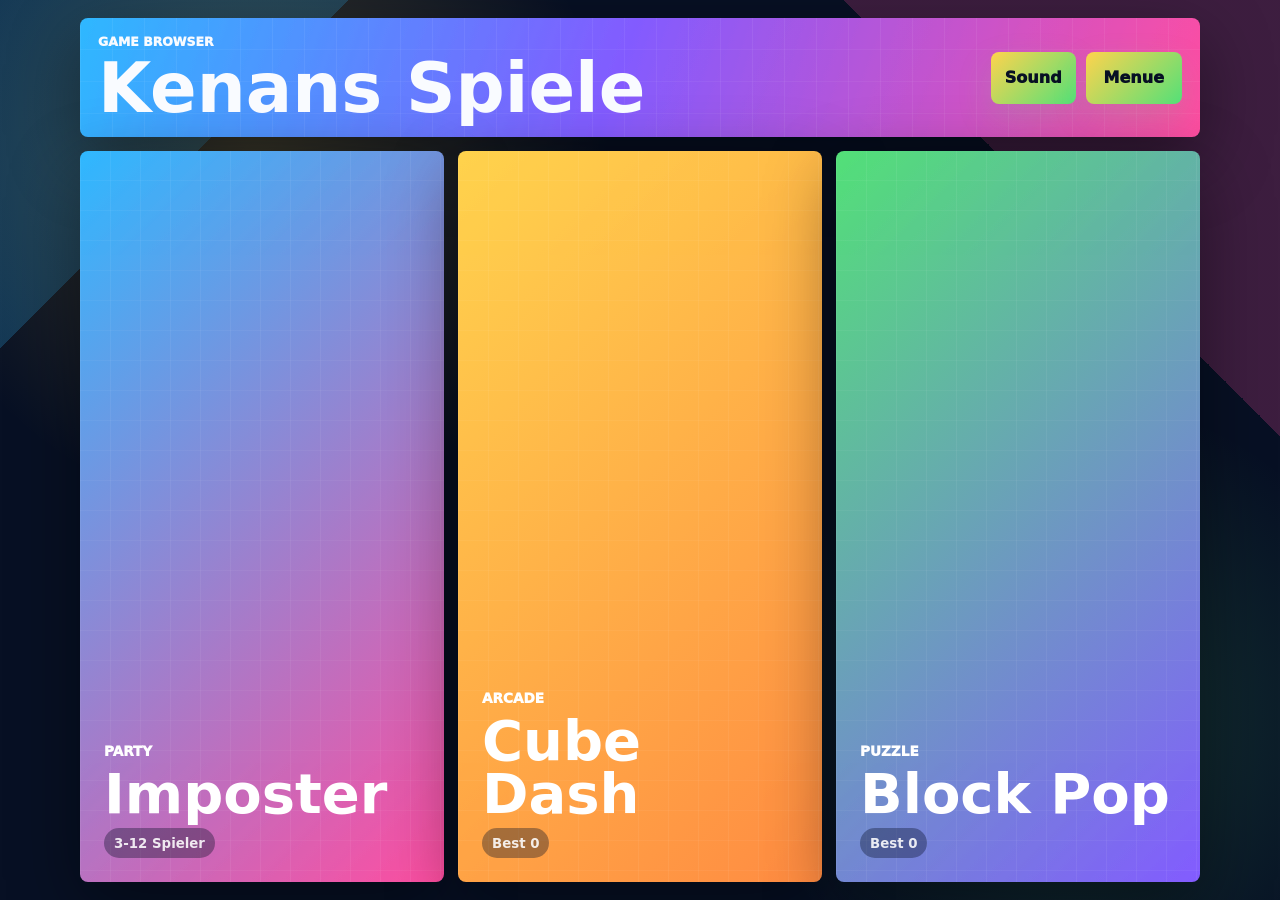
<file: index.html>
<!doctype html>
<html lang="de">
  <head>
    <meta charset="utf-8">
    <meta name="viewport" content="width=device-width, initial-scale=1">
    <title>Kenans Spiele</title>
    <style>
      :root {
        color-scheme: dark;
        --ink: #f9fbff;
        --muted: #aab6d3;
        --bg: #071024;
        --panel: rgba(12, 20, 43, 0.9);
        --blue: #2fb8ff;
        --pink: #ff4ea1;
        --green: #53e078;
        --yellow: #ffd34d;
        --orange: #ff8b42;
        --violet: #835cff;
        --danger: #ff3f7f;
        --shadow: 0 22px 70px rgba(0, 0, 0, 0.42);
      }

      * { box-sizing: border-box; }

      body {
        min-height: 100vh;
        margin: 0;
        color: var(--ink);
        font-family: Inter, ui-sans-serif, system-ui, -apple-system, BlinkMacSystemFont, "Segoe UI", sans-serif;
        background:
          linear-gradient(135deg, rgba(47, 184, 255, 0.22) 0 16%, transparent 16% 100%),
          linear-gradient(225deg, rgba(255, 78, 161, 0.22) 0 20%, transparent 20% 100%),
          radial-gradient(circle at 20% 18%, rgba(255, 211, 77, 0.22), transparent 28%),
          radial-gradient(circle at 84% 80%, rgba(83, 224, 120, 0.18), transparent 25%),
          var(--bg);
        overflow-x: hidden;
      }

      button {
        border: 0;
        border-radius: 8px;
        font: inherit;
        font-weight: 1000;
        cursor: pointer;
        touch-action: manipulation;
        user-select: none;
        -webkit-tap-highlight-color: transparent;
        transition: transform 0.15s ease, box-shadow 0.15s ease, opacity 0.15s ease;
      }

      button:not(:disabled):hover {
        transform: translateY(-1px);
      }

      button:focus-visible {
        outline: 3px solid rgba(255, 211, 77, 0.85);
        outline-offset: 3px;
      }

      .app {
        width: min(1120px, calc(100% - 28px));
        min-height: 100vh;
        margin: 0 auto;
        padding: 18px 0;
        display: grid;
        grid-template-rows: auto minmax(0, 1fr);
        gap: 14px;
      }

      .topbar {
        min-height: 86px;
        display: flex;
        align-items: center;
        justify-content: space-between;
        gap: 14px;
        padding: 16px 18px;
        border-radius: 8px;
        background: linear-gradient(110deg, var(--blue), var(--violet) 48%, var(--pink));
        box-shadow: var(--shadow);
        position: relative;
        overflow: hidden;
      }

      .topbar::after {
        content: "";
        position: absolute;
        inset: 0;
        background:
          linear-gradient(90deg, rgba(255, 255, 255, 0.16) 1px, transparent 1px),
          linear-gradient(0deg, rgba(255, 255, 255, 0.12) 1px, transparent 1px);
        background-size: 32px 32px;
        opacity: 0.36;
      }

      .topbar > * {
        position: relative;
        z-index: 1;
      }

      .eyebrow {
        margin: 0 0 7px;
        font-size: 0.78rem;
        font-weight: 950;
        letter-spacing: 0;
        text-transform: uppercase;
      }

      h1, h2, h3, p { margin-top: 0; }
      h1 {
        margin-bottom: 0;
        font-size: clamp(2rem, 7vw, 4.3rem);
        line-height: 0.95;
        letter-spacing: 0;
      }
      h2 {
        margin-bottom: 0;
        font-size: clamp(1.6rem, 4vw, 2.7rem);
        line-height: 1;
        letter-spacing: 0;
      }

      .top-actions {
        display: flex;
        align-items: center;
        gap: 10px;
      }

      .menu-button, .sound-button, .wide-button, .controls button, .overlay button {
        min-height: 52px;
        padding: 0 18px;
        color: #071024;
        background: linear-gradient(135deg, var(--yellow), var(--green));
        box-shadow: 0 14px 34px rgba(83, 224, 120, 0.18);
      }

      .sound-button {
        min-width: 56px;
        padding: 0 14px;
      }

      .sound-button.off {
        color: #ffffff;
        background: linear-gradient(135deg, #2b334f, #596174);
      }

      .home {
        display: grid;
        grid-template-columns: repeat(3, minmax(0, 1fr));
        gap: 14px;
      }

      .game-card {
        min-height: 420px;
        display: grid;
        align-content: end;
        justify-items: start;
        gap: 8px;
        padding: 24px;
        border-radius: 8px;
        color: #ffffff;
        text-align: left;
        box-shadow: var(--shadow);
        position: relative;
        overflow: hidden;
      }

      .game-card::before {
        content: "";
        position: absolute;
        inset: 0;
        background:
          linear-gradient(90deg, rgba(255, 255, 255, 0.16) 1px, transparent 1px),
          linear-gradient(0deg, rgba(255, 255, 255, 0.12) 1px, transparent 1px);
        background-size: 30px 30px;
        opacity: 0.36;
      }
      .game-card > * { position: relative; z-index: 1; }
      .game-card span { font-size: 0.85rem; font-weight: 950; text-transform: uppercase; }
      .game-card strong { font-size: clamp(2rem, 5vw, 3.5rem); line-height: 0.95; }
      .game-card small {
        min-height: 30px;
        display: inline-grid;
        place-items: center;
        padding: 7px 10px;
        border-radius: 999px;
        background: rgba(7, 16, 36, 0.36);
        color: rgba(255, 255, 255, 0.88);
        font-weight: 900;
      }
      .imposter { background: linear-gradient(135deg, var(--blue), var(--pink)); }
      .dash { background: linear-gradient(135deg, var(--yellow), var(--orange)); }
      .blocks { background: linear-gradient(135deg, var(--green), var(--violet)); }

      .game-view {
        min-height: 0;
        border-radius: 8px;
        background: var(--panel);
        box-shadow: var(--shadow);
        overflow: hidden;
        position: relative;
      }
      .hidden { display: none; }

      iframe {
        width: 100%;
        height: calc(100vh - 132px);
        min-height: 620px;
        display: block;
        border: 0;
        background: #ffffff;
      }

      .game-head {
        min-height: 82px;
        display: flex;
        align-items: center;
        justify-content: space-between;
        gap: 14px;
        padding: 16px;
      }
      .score-box {
        min-width: 92px;
        display: grid;
        place-items: center;
        gap: 3px;
        padding: 10px 12px;
        border-radius: 8px;
        background: rgba(5, 10, 26, 0.58);
        box-shadow: inset 0 0 0 1px rgba(255, 255, 255, 0.16);
      }
      .score-box span { font-size: 1.55rem; line-height: 1; font-weight: 1000; }
      .score-box small { color: rgba(255, 255, 255, 0.75); font-size: 0.72rem; font-weight: 900; text-transform: uppercase; }
      .score-box.best span {
        color: var(--yellow);
      }
      .dash-stats {
        display: flex;
        flex-wrap: wrap;
        justify-content: flex-end;
        gap: 10px;
      }
      .dash-country {
        min-width: 118px;
      }
      .dash-country span {
        max-width: 132px;
        overflow: hidden;
        text-overflow: ellipsis;
        white-space: nowrap;
        font-size: 1rem;
      }

      #dashCanvas {
        width: 100%;
        height: min(560px, calc(100vh - 250px));
        min-height: 420px;
        display: block;
        background: #071024;
        touch-action: manipulation;
      }
      .controls {
        display: grid;
        grid-template-columns: 1.3fr 1fr;
        gap: 12px;
        padding: 14px;
      }
      .controls button:first-child { color: #ffffff; background: linear-gradient(135deg, var(--blue), var(--violet)); }
      .controls button:last-child { color: #ffffff; background: linear-gradient(135deg, var(--pink), var(--orange)); }

      .overlay {
        position: absolute;
        inset: 82px 0 82px;
        display: grid;
        place-items: center;
        align-content: center;
        gap: 12px;
        padding: 18px;
        text-align: center;
        background: rgba(7, 16, 36, 0.62);
      }
      .overlay.hidden { display: none; }
      .overlay h3 { margin-bottom: 0; font-size: clamp(2rem, 7vw, 4.2rem); line-height: 1; }
      .overlay p { margin-bottom: 2px; color: var(--muted); font-weight: 850; }

      .block-layout {
        min-height: 0;
        display: grid;
        grid-template-columns: minmax(320px, 1fr) minmax(250px, 330px);
        gap: 14px;
        padding: 0 16px 16px;
      }
      .block-board {
        width: min(100%, 620px, calc(100vh - 210px));
        aspect-ratio: 1;
        justify-self: center;
        display: grid;
        grid-template-columns: repeat(8, minmax(0, 1fr));
        grid-template-rows: repeat(8, minmax(0, 1fr));
        gap: clamp(4px, 1vw, 8px);
        padding: clamp(8px, 1.6vw, 14px);
        border-radius: 8px;
        background: linear-gradient(135deg, rgba(47, 184, 255, 0.24), rgba(255, 78, 161, 0.2)), #09122b;
      }
      .block-cell, .piece-cell {
        border-radius: 7px;
        background: #132143;
        box-shadow: inset 0 0 0 1px rgba(255, 255, 255, 0.1);
      }
      .block-cell.filled, .piece-cell.active {
        background: var(--block-color);
        box-shadow: inset 0 0 0 2px rgba(255, 255, 255, 0.28);
      }
      .block-cell.clearing {
        animation: popClear 0.28s ease;
      }
      .block-cell.preview { background: var(--block-color); opacity: 0.72; transform: scale(0.94); }
      .block-cell.bad { background: rgba(255, 78, 161, 0.38); }
      .piece-list { display: grid; gap: 12px; align-content: center; }
      .piece-button {
        min-height: 112px;
        display: grid;
        grid-template-columns: auto minmax(0, 1fr);
        align-items: center;
        gap: 12px;
        padding: 12px;
        color: var(--ink);
        background: rgba(255, 255, 255, 0.08);
        box-shadow: inset 0 0 0 2px rgba(255, 255, 255, 0.08);
      }
      .piece-button.selected { background: rgba(47, 184, 255, 0.18); box-shadow: inset 0 0 0 2px rgba(47, 184, 255, 0.75); }
      .piece-button.used { opacity: 0.34; cursor: default; }
      .piece-button:disabled {
        cursor: not-allowed;
      }
      .piece-preview {
        width: 82px;
        height: 82px;
        display: grid;
        grid-template-columns: repeat(5, 1fr);
        grid-template-rows: repeat(5, 1fr);
        gap: 4px;
      }
      .piece-label { text-align: left; font-weight: 1000; }
      #blocksView .wide-button { margin: 0 16px 16px; width: calc(100% - 32px); }
      .toast {
        position: fixed;
        left: 50%;
        bottom: 20px;
        transform: translateX(-50%);
        width: min(420px, calc(100% - 24px));
        min-height: 52px;
        display: grid;
        place-items: center;
        padding: 12px 16px;
        border-radius: 8px;
        color: #071024;
        background: linear-gradient(135deg, var(--yellow), var(--green));
        box-shadow: var(--shadow);
        font-weight: 1000;
        text-align: center;
        z-index: 30;
      }
      .toast.hidden {
        display: none;
      }

      @keyframes popClear {
        0% { transform: scale(1); }
        50% { transform: scale(0.72); opacity: 0.55; }
        100% { transform: scale(1); }
      }

      @media (max-width: 820px) {
        .app { width: min(100% - 16px, 1120px); padding: 8px 0; gap: 8px; }
        .topbar { min-height: 72px; padding: 13px; }
        .top-actions { gap: 8px; }
        .menu-button, .sound-button { min-height: 44px; padding: 0 12px; }
        .home { grid-template-columns: 1fr; }
        .game-card { min-height: 190px; }
        .dash-stats { gap: 8px; }
        .dash-country { min-width: 96px; }
        .dash-country span { max-width: 104px; font-size: 0.86rem; }
        iframe { height: calc(100vh - 96px); min-height: 560px; }
        .block-layout { grid-template-columns: 1fr; }
        .block-board { width: min(100%, calc(100vh - 310px)); min-width: min(100%, 320px); }
        .piece-list { grid-template-columns: repeat(3, minmax(0, 1fr)); }
        .piece-button { min-height: 98px; grid-template-columns: 1fr; justify-items: center; }
        .piece-label { display: none; }
        .piece-preview { width: min(74px, 24vw); height: min(74px, 24vw); }
      }
    </style>
  </head>
  <body>
    <main class="app">
      <header class="topbar">
        <div>
          <p class="eyebrow">Game Browser</p>
          <h1>Kenans Spiele</h1>
        </div>
        <div class="top-actions">
          <button class="sound-button" type="button" id="soundButton" aria-pressed="true">Sound</button>
          <button class="menu-button" type="button" id="homeButton">Menue</button>
        </div>
      </header>

      <section class="home" id="homeView" aria-label="Spielauswahl">
        <button class="game-card imposter" type="button" data-game="imposter">
          <span>Party</span>
          <strong>Imposter</strong>
          <small id="imposterMeta">3-12 Spieler</small>
        </button>
        <button class="game-card dash" type="button" data-game="dash">
          <span>Arcade</span>
          <strong>Cube Dash</strong>
          <small id="dashMeta">Best 0</small>
        </button>
        <button class="game-card blocks" type="button" data-game="blocks">
          <span>Puzzle</span>
          <strong>Block Pop</strong>
          <small id="blocksMeta">Best 0</small>
        </button>
      </section>

      <section class="game-view hidden" id="imposterView" aria-label="Imposter">
        <iframe title="Imposter" src="imposter.html"></iframe>
      </section>

      <section class="game-view hidden" id="dashView" aria-label="Cube Dash">
        <div class="game-head">
          <div>
            <p class="eyebrow">Arcade</p>
            <h2>Cube Dash</h2>
          </div>
          <div class="dash-stats">
            <div class="score-box dash-country"><span id="dashCountry">Tuerkei</span><small>Land</small></div>
            <div class="score-box"><span id="dashLevel">1</span><small>Level</small></div>
            <div class="score-box"><span id="dashScore">0</span><small>Score</small></div>
            <div class="score-box best"><span id="dashBest">0</span><small>Best</small></div>
          </div>
        </div>
        <canvas id="dashCanvas"></canvas>
        <div class="controls">
          <button type="button" id="dashJumpButton">Springen</button>
          <button type="button" id="dashRestartButton">Neu starten</button>
        </div>
        <div class="overlay" id="dashOverlay">
          <h3 id="dashOverlayTitle">World Dash</h3>
          <p>Springe ueber Moscheen, Bruecken, Tuerme und andere Wahrzeichen.</p>
          <button type="button" id="dashStartButton">Start</button>
        </div>
      </section>

      <section class="game-view hidden" id="blocksView" aria-label="Block Pop">
        <div class="game-head">
          <div>
            <p class="eyebrow">Puzzle</p>
            <h2>Block Pop</h2>
          </div>
          <div class="dash-stats">
            <div class="score-box dash-country"><span id="blockStatus">Bereit</span><small>Status</small></div>
            <div class="score-box"><span id="blockScore">0</span><small>Score</small></div>
            <div class="score-box best"><span id="blockBest">0</span><small>Best</small></div>
          </div>
        </div>
        <div class="block-layout">
          <div class="block-board" id="blockBoard"></div>
          <div class="piece-list" id="pieceList"></div>
        </div>
        <button class="wide-button" type="button" id="blockRestartButton">Neu starten</button>
      </section>
      <div class="toast hidden" id="toast" aria-live="polite"></div>
    </main>

    <script>
      const views = {
        home: document.getElementById("homeView"),
        imposter: document.getElementById("imposterView"),
        dash: document.getElementById("dashView"),
        blocks: document.getElementById("blocksView")
      };
      const DASH_BEST_KEY = "kenans-spiele-dash-best";
      const BLOCK_BEST_KEY = "kenans-spiele-block-best";
      const SOUND_KEY = "kenans-spiele-sound";
      const soundButton = document.getElementById("soundButton");
      const dashMeta = document.getElementById("dashMeta");
      const blocksMeta = document.getElementById("blocksMeta");
      const toast = document.getElementById("toast");
      let soundEnabled = localStorage.getItem(SOUND_KEY) !== "off";
      let audioContext = null;

      document.getElementById("homeButton").addEventListener("click", () => showView("home"));
      soundButton.addEventListener("click", () => {
        soundEnabled = !soundEnabled;
        localStorage.setItem(SOUND_KEY, soundEnabled ? "on" : "off");
        updateSoundButton();
        if (soundEnabled) playTone("tap");
      });
      document.querySelectorAll("[data-game]").forEach((button) => {
        button.addEventListener("click", () => showView(button.dataset.game));
      });
      updateSoundButton();

      function showView(name) {
        Object.entries(views).forEach(([key, element]) => {
          element.classList.toggle("hidden", key !== name);
        });
        playTone("tap");
        if (name === "dash") {
          resizeDash();
          drawDash();
        }
      }

      function updateSoundButton() {
        soundButton.textContent = soundEnabled ? "Sound" : "Leise";
        soundButton.classList.toggle("off", !soundEnabled);
        soundButton.setAttribute("aria-pressed", String(soundEnabled));
      }

      function playTone(type) {
        if (!soundEnabled) return;
        const AudioContext = window.AudioContext || window.webkitAudioContext;
        if (!AudioContext) return;
        if (!audioContext) audioContext = new AudioContext();
        if (audioContext.state === "suspended") audioContext.resume();
        const now = audioContext.currentTime;
        const oscillator = audioContext.createOscillator();
        const gain = audioContext.createGain();
        const settings = {
          tap: [520, 0.04, 0.025],
          jump: [740, 0.07, 0.035],
          clear: [920, 0.12, 0.045],
          crash: [140, 0.18, 0.06]
        }[type] || [440, 0.05, 0.03];
        oscillator.type = type === "crash" ? "sawtooth" : "triangle";
        oscillator.frequency.setValueAtTime(settings[0], now);
        if (type === "clear") oscillator.frequency.exponentialRampToValueAtTime(settings[0] * 1.45, now + settings[1]);
        if (type === "crash") oscillator.frequency.exponentialRampToValueAtTime(70, now + settings[1]);
        gain.gain.setValueAtTime(settings[2], now);
        gain.gain.exponentialRampToValueAtTime(0.0001, now + settings[1]);
        oscillator.connect(gain);
        gain.connect(audioContext.destination);
        oscillator.start(now);
        oscillator.stop(now + settings[1] + 0.02);
      }

      function showToast(message) {
        toast.textContent = message;
        toast.classList.remove("hidden");
        window.clearTimeout(showToast.timeoutId);
        showToast.timeoutId = window.setTimeout(() => {
          toast.classList.add("hidden");
        }, 1400);
      }

      function updateHomeMeta() {
        if (dashMeta) dashMeta.textContent = `Best ${dash.best || 0}`;
        if (blocksMeta) blocksMeta.textContent = `Best ${blocks.best || 0}`;
      }

      const dashCanvas = document.getElementById("dashCanvas");
      const dashCtx = dashCanvas.getContext("2d");
      const dashScore = document.getElementById("dashScore");
      const dashBest = document.getElementById("dashBest");
      const dashLevel = document.getElementById("dashLevel");
      const dashCountry = document.getElementById("dashCountry");
      const dashOverlay = document.getElementById("dashOverlay");
      const dashOverlayTitle = document.getElementById("dashOverlayTitle");
      const dashThemes = [
        {
          country: "Tuerkei",
          place: "Istanbul",
          sky: ["#081526", "#133f5e", "#071024"],
          accent: "#e11d48",
          glow: "#38bdf8",
          ground: "#102033",
          objects: ["mosque", "bridge", "minaret"]
        },
        {
          country: "Frankreich",
          place: "Paris",
          sky: ["#111827", "#312e81", "#06121f"],
          accent: "#60a5fa",
          glow: "#f8fafc",
          ground: "#10172a",
          objects: ["eiffel", "arc", "lamp"]
        },
        {
          country: "Japan",
          place: "Kyoto",
          sky: ["#1b1028", "#5b2146", "#08111f"],
          accent: "#ef4444",
          glow: "#f9a8d4",
          ground: "#171126",
          objects: ["torii", "pagoda", "lantern"]
        },
        {
          country: "Aegypten",
          place: "Gizeh",
          sky: ["#24130a", "#7c3f16", "#09111f"],
          accent: "#f59e0b",
          glow: "#fde68a",
          ground: "#21140c",
          objects: ["pyramid", "obelisk", "temple"]
        }
      ];
      const dashObjectSizes = {
        mosque: { w: 82, h: 88 },
        bridge: { w: 128, h: 58 },
        minaret: { w: 42, h: 108 },
        eiffel: { w: 70, h: 116 },
        arc: { w: 82, h: 78 },
        lamp: { w: 38, h: 88 },
        torii: { w: 88, h: 78 },
        pagoda: { w: 82, h: 108 },
        lantern: { w: 44, h: 78 },
        pyramid: { w: 92, h: 72 },
        obelisk: { w: 42, h: 110 },
        temple: { w: 92, h: 82 }
      };
      const dash = {
        running: false,
        width: 0,
        height: 0,
        dpr: 1,
        ground: 0,
        score: 0,
        best: Number(localStorage.getItem(DASH_BEST_KEY) || 0),
        level: 1,
        themeIndex: 0,
        baseSpeed: 430,
        speed: 430,
        gravity: 3500,
        jump: -1080,
        last: 0,
        maxJumps: 2,
        player: { x: 0, y: 0, size: 46, vy: 0, grounded: true, jumpsLeft: 2, rotation: 0 },
        obstacles: [],
        nextGap: 420
      };
      dashBest.textContent = dash.best;

      document.getElementById("dashStartButton").addEventListener("click", startDash);
      document.getElementById("dashJumpButton").addEventListener("pointerdown", (event) => {
        event.preventDefault();
        dashAction();
      });
      document.getElementById("dashRestartButton").addEventListener("click", startDash);
      dashCanvas.addEventListener("pointerdown", (event) => {
        event.preventDefault();
        dashAction();
      });
      window.addEventListener("resize", resizeDash);
      window.addEventListener("keydown", (event) => {
        if (views.dash.classList.contains("hidden")) return;
        if (event.code === "Space" || event.code === "ArrowUp" || event.code === "KeyW") {
          event.preventDefault();
          dashAction();
        }
      });

      function resizeDash() {
        const rect = dashCanvas.getBoundingClientRect();
        dash.dpr = Math.max(1, Math.min(window.devicePixelRatio || 1, 2));
        dash.width = Math.max(320, Math.floor(rect.width));
        dash.height = Math.max(360, Math.floor(rect.height));
        dashCanvas.width = Math.floor(dash.width * dash.dpr);
        dashCanvas.height = Math.floor(dash.height * dash.dpr);
        dashCtx.setTransform(dash.dpr, 0, 0, dash.dpr, 0, 0);
        dash.ground = Math.floor(dash.height * 0.76);
        dash.player.size = clamp(dash.width * 0.058, 34, 52);
        dash.player.x = Math.floor(dash.width * 0.17);
        if (!dash.running) dash.player.y = dash.ground - dash.player.size;
      }

      function startDash() {
        resizeDash();
        dash.running = true;
        dash.score = 0;
        dash.level = 1;
        dash.themeIndex = 0;
        dash.baseSpeed = clamp(dash.width * 0.46, 360, 560);
        dash.speed = dash.baseSpeed;
        dash.gravity = clamp(dash.height * 6.5, 3150, 4300);
        dash.jump = -clamp(dash.height * 2.05, 940, 1220);
        dash.player.y = dash.ground - dash.player.size;
        dash.player.vy = 0;
        dash.player.grounded = true;
        dash.player.jumpsLeft = dash.maxJumps;
        dash.player.rotation = 0;
        dash.obstacles = [];
        dash.nextGap = 420;
        dash.last = performance.now();
        updateDashProgress();
        dashOverlay.classList.add("hidden");
        spawnDashObstacle(dash.width + 380);
        playTone("tap");
      }

      function dashAction() {
        if (!dash.running) {
          startDash();
          return;
        }
        const player = dash.player;
        if (player.grounded) {
          player.jumpsLeft = dash.maxJumps;
        }
        if (player.jumpsLeft <= 0) return;
        player.vy = player.grounded ? dash.jump : dash.jump * 0.88;
        player.grounded = false;
        player.jumpsLeft -= 1;
        playTone("jump");
      }

      function dashLoop(time) {
        const dt = Math.min((time - dash.last) / 1000 || 0, 0.033);
        dash.last = time;
        if (dash.running) updateDash(dt);
        if (!views.dash.classList.contains("hidden")) drawDash();
        requestAnimationFrame(dashLoop);
      }

      function updateDash(dt) {
        dash.score += dash.speed * dt / 18;
        updateDashProgress();
        const player = dash.player;
        player.vy += dash.gravity * dt;
        player.y += player.vy * dt;
        if (player.y >= dash.ground - player.size) {
          player.y = dash.ground - player.size;
          player.vy = 0;
          player.grounded = true;
          player.jumpsLeft = dash.maxJumps;
          player.rotation = Math.round(player.rotation / (Math.PI / 2)) * (Math.PI / 2);
        } else {
          player.rotation += dt * dash.speed * 0.012;
        }
        dash.obstacles.forEach((obstacle) => { obstacle.x -= dash.speed * dt; });
        dash.obstacles = dash.obstacles.filter((obstacle) => obstacle.x + obstacle.w > -60);
        const farthest = dash.obstacles.reduce((max, obstacle) => Math.max(max, obstacle.x + obstacle.w), 0);
        if (farthest < dash.width + 460) {
          spawnDashObstacle(Math.max(dash.width + 320, farthest + dash.nextGap));
        }
        if (dash.obstacles.some(hitDashObstacle)) {
          dash.running = false;
          if (Math.floor(dash.score) > dash.best) {
            dash.best = Math.floor(dash.score);
            localStorage.setItem(DASH_BEST_KEY, String(dash.best));
          }
          dashBest.textContent = dash.best;
          updateHomeMeta();
          playTone("crash");
          dashOverlayTitle.textContent = `${Math.floor(dash.score)} Punkte in ${currentDashTheme().country}`;
          dashOverlay.classList.remove("hidden");
        }
      }

      function updateDashProgress() {
        dash.level = 1 + Math.floor(dash.score / 80);
        dash.themeIndex = Math.floor((dash.level - 1) / 2) % dashThemes.length;
        dash.speed = dash.baseSpeed;
        dashScore.textContent = Math.floor(dash.score);
        dashBest.textContent = dash.best;
        dashLevel.textContent = dash.level;
        dashCountry.textContent = currentDashTheme().country;
      }

      function currentDashTheme() {
        return dashThemes[dash.themeIndex] || dashThemes[0];
      }

      function spawnDashObstacle(x) {
        const objects = currentDashTheme().objects;
        const patterns = [
          [{ kind: objects[0], o: 0 }],
          [{ kind: objects[1], o: 0 }],
          [{ kind: objects[2], o: 0 }],
          [{ kind: objects[0], o: 0 }, { kind: objects[2], o: 118 }],
          [{ kind: objects[2], o: 0 }, { kind: objects[0], o: 92 }],
          [{ kind: objects[1], o: 0 }, { kind: objects[2], o: 150 }]
        ];
        const available = patterns.slice(0, clamp(2 + dash.level, 3, patterns.length));
        const pattern = available[Math.floor(Math.random() * available.length)];
        pattern.forEach((item) => {
          const size = dashObjectSizes[item.kind] || dashObjectSizes.mosque;
          dash.obstacles.push({
            type: item.kind,
            x: x + item.o,
            y: dash.ground - size.h,
            w: size.w,
            h: size.h,
            theme: dash.themeIndex
          });
        });
        dash.nextGap = random(430, Math.max(520, 690 - dash.level * 12));
      }

      function hitDashObstacle(obstacle) {
        const p = dash.player;
        const r = { x: p.x + 5, y: p.y + 5, w: p.size - 10, h: p.size - 10 };
        return r.x < obstacle.x + obstacle.w &&
          r.x + r.w > obstacle.x &&
          r.y < obstacle.y + obstacle.h &&
          r.y + r.h > obstacle.y - (obstacle.type === "spike" ? obstacle.h : 0);
      }

      function drawDash() {
        const c = dashCtx;
        const theme = currentDashTheme();
        c.clearRect(0, 0, dash.width, dash.height);
        const bg = c.createLinearGradient(0, 0, dash.width, dash.height);
        bg.addColorStop(0, theme.sky[0]);
        bg.addColorStop(0.5, theme.sky[1]);
        bg.addColorStop(1, theme.sky[2]);
        c.fillStyle = bg;
        c.fillRect(0, 0, dash.width, dash.height);
        c.globalAlpha = 0.26;
        c.strokeStyle = theme.glow;
        for (let x = -80; x < dash.width + 80; x += 58) {
          c.beginPath();
          c.moveTo(x, 0);
          c.lineTo(x + dash.height * 0.35, dash.height);
          c.stroke();
        }
        c.globalAlpha = 1;
        c.fillStyle = theme.ground;
        c.fillRect(0, dash.ground, dash.width, dash.height - dash.ground);
        c.fillStyle = theme.accent;
        c.fillRect(0, dash.ground - 16, dash.width, 18);
        c.fillStyle = "rgba(255, 255, 255, 0.88)";
        c.font = "900 15px Inter, sans-serif";
        c.fillText(`${theme.place} / Level ${dash.level}`, 22, 30);
        dash.obstacles.forEach((obstacle) => drawDashObject(c, obstacle, theme));
        const p = dash.player;
        c.save();
        c.translate(p.x + p.size / 2, p.y + p.size / 2);
        c.rotate(p.rotation);
        drawTraveler(c, p.size, theme);
        c.restore();
      }

      function drawTraveler(c, size, theme) {
        const radius = size / 2;
        c.fillStyle = "#ffd34d";
        c.beginPath();
        c.arc(0, 0, radius, 0, Math.PI * 2);
        c.fill();
        c.strokeStyle = "#ffffff";
        c.lineWidth = 4;
        c.stroke();
        c.fillStyle = theme.accent;
        c.fillRect(-radius * 0.58, -radius * 0.18, radius * 1.16, radius * 0.34);
        c.fillStyle = "#071024";
        c.beginPath();
        c.arc(-radius * 0.24, -radius * 0.34, radius * 0.08, 0, Math.PI * 2);
        c.arc(radius * 0.24, -radius * 0.34, radius * 0.08, 0, Math.PI * 2);
        c.fill();
        c.strokeStyle = "#071024";
        c.lineWidth = 2;
        c.beginPath();
        c.arc(0, radius * 0.12, radius * 0.28, 0.15, Math.PI - 0.15);
        c.stroke();
      }

      function drawDashObject(c, obstacle, theme) {
        c.save();
        c.translate(obstacle.x, obstacle.y);
        c.lineWidth = 3;
        c.strokeStyle = "#ffffff";
        c.fillStyle = theme.accent;

        if (obstacle.type === "mosque") drawMosque(c, obstacle, theme);
        else if (obstacle.type === "bridge") drawBridge(c, obstacle, theme);
        else if (obstacle.type === "minaret") drawMinaret(c, obstacle, theme);
        else if (obstacle.type === "eiffel") drawEiffel(c, obstacle, theme);
        else if (obstacle.type === "arc") drawArc(c, obstacle, theme);
        else if (obstacle.type === "lamp") drawLamp(c, obstacle, theme);
        else if (obstacle.type === "torii") drawTorii(c, obstacle, theme);
        else if (obstacle.type === "pagoda") drawPagoda(c, obstacle, theme);
        else if (obstacle.type === "lantern") drawLantern(c, obstacle, theme);
        else if (obstacle.type === "pyramid") drawPyramid(c, obstacle, theme);
        else if (obstacle.type === "obelisk") drawObelisk(c, obstacle, theme);
        else drawTemple(c, obstacle, theme);

        c.restore();
      }

      function drawMosque(c, obstacle, theme) {
        const w = obstacle.w;
        const h = obstacle.h;
        c.fillStyle = theme.accent;
        c.fillRect(w * 0.2, h * 0.5, w * 0.6, h * 0.42);
        c.strokeRect(w * 0.2, h * 0.5, w * 0.6, h * 0.42);
        c.beginPath();
        c.arc(w * 0.5, h * 0.52, w * 0.28, Math.PI, 0);
        c.fill();
        c.stroke();
        drawMinaretShape(c, w * 0.05, h * 0.18, w * 0.16, h * 0.74, theme);
        drawMinaretShape(c, w * 0.79, h * 0.18, w * 0.16, h * 0.74, theme);
        c.fillStyle = theme.glow;
        c.fillRect(w * 0.42, h * 0.66, w * 0.16, h * 0.26);
      }

      function drawBridge(c, obstacle, theme) {
        const w = obstacle.w;
        const h = obstacle.h;
        c.strokeStyle = theme.glow;
        c.lineWidth = 4;
        c.beginPath();
        c.moveTo(6, h * 0.5);
        c.quadraticCurveTo(w * 0.5, h * 0.02, w - 6, h * 0.5);
        c.stroke();
        c.fillStyle = theme.accent;
        c.fillRect(0, h * 0.52, w, h * 0.14);
        c.strokeStyle = "#ffffff";
        c.strokeRect(0, h * 0.52, w, h * 0.14);
        c.fillRect(w * 0.12, h * 0.24, w * 0.14, h * 0.68);
        c.fillRect(w * 0.74, h * 0.24, w * 0.14, h * 0.68);
        c.strokeRect(w * 0.12, h * 0.24, w * 0.14, h * 0.68);
        c.strokeRect(w * 0.74, h * 0.24, w * 0.14, h * 0.68);
        for (let x = w * 0.28; x < w * 0.74; x += w * 0.13) {
          c.beginPath();
          c.moveTo(x, h * 0.2);
          c.lineTo(x, h * 0.66);
          c.stroke();
        }
      }

      function drawMinaret(c, obstacle, theme) {
        drawMinaretShape(c, obstacle.w * 0.18, 0, obstacle.w * 0.64, obstacle.h, theme);
      }

      function drawMinaretShape(c, x, y, w, h, theme) {
        c.fillStyle = theme.accent;
        c.fillRect(x + w * 0.24, y + h * 0.22, w * 0.52, h * 0.72);
        c.strokeRect(x + w * 0.24, y + h * 0.22, w * 0.52, h * 0.72);
        c.beginPath();
        c.moveTo(x + w * 0.5, y);
        c.lineTo(x + w * 0.9, y + h * 0.24);
        c.lineTo(x + w * 0.1, y + h * 0.24);
        c.closePath();
        c.fill();
        c.stroke();
        c.fillStyle = theme.glow;
        c.fillRect(x + w * 0.4, y + h * 0.44, w * 0.2, h * 0.16);
      }

      function drawEiffel(c, obstacle, theme) {
        const w = obstacle.w;
        const h = obstacle.h;
        c.strokeStyle = theme.accent;
        c.lineWidth = 7;
        c.beginPath();
        c.moveTo(w * 0.5, 4);
        c.lineTo(w * 0.12, h);
        c.moveTo(w * 0.5, 4);
        c.lineTo(w * 0.88, h);
        c.stroke();
        c.lineWidth = 4;
        c.strokeStyle = "#ffffff";
        [0.28, 0.48, 0.68, 0.86].forEach((y) => {
          c.beginPath();
          c.moveTo(w * (0.24 + y * 0.12), h * y);
          c.lineTo(w * (0.76 - y * 0.12), h * y);
          c.stroke();
        });
        c.beginPath();
        c.moveTo(w * 0.25, h * 0.92);
        c.quadraticCurveTo(w * 0.5, h * 0.72, w * 0.75, h * 0.92);
        c.stroke();
      }

      function drawArc(c, obstacle, theme) {
        const w = obstacle.w;
        const h = obstacle.h;
        c.fillStyle = theme.accent;
        c.fillRect(0, h * 0.18, w, h * 0.74);
        c.strokeRect(0, h * 0.18, w, h * 0.74);
        c.fillStyle = "rgba(7, 16, 36, 0.96)";
        c.beginPath();
        c.moveTo(w * 0.28, h * 0.92);
        c.lineTo(w * 0.28, h * 0.56);
        c.quadraticCurveTo(w * 0.5, h * 0.34, w * 0.72, h * 0.56);
        c.lineTo(w * 0.72, h * 0.92);
        c.closePath();
        c.fill();
      }

      function drawLamp(c, obstacle, theme) {
        const w = obstacle.w;
        const h = obstacle.h;
        c.fillStyle = theme.accent;
        c.fillRect(w * 0.44, h * 0.28, w * 0.12, h * 0.64);
        c.beginPath();
        c.arc(w * 0.5, h * 0.2, w * 0.24, 0, Math.PI * 2);
        c.fill();
        c.stroke();
        c.fillStyle = theme.glow;
        c.beginPath();
        c.arc(w * 0.5, h * 0.2, w * 0.13, 0, Math.PI * 2);
        c.fill();
      }

      function drawTorii(c, obstacle, theme) {
        const w = obstacle.w;
        const h = obstacle.h;
        c.fillStyle = theme.accent;
        c.fillRect(0, h * 0.12, w, h * 0.16);
        c.fillRect(w * 0.08, h * 0.3, w * 0.84, h * 0.12);
        c.fillRect(w * 0.18, h * 0.36, w * 0.14, h * 0.56);
        c.fillRect(w * 0.68, h * 0.36, w * 0.14, h * 0.56);
        c.strokeRect(0, h * 0.12, w, h * 0.16);
        c.strokeRect(w * 0.08, h * 0.3, w * 0.84, h * 0.12);
        c.strokeRect(w * 0.18, h * 0.36, w * 0.14, h * 0.56);
        c.strokeRect(w * 0.68, h * 0.36, w * 0.14, h * 0.56);
      }

      function drawPagoda(c, obstacle, theme) {
        const w = obstacle.w;
        const h = obstacle.h;
        c.fillStyle = theme.accent;
        for (let i = 0; i < 4; i += 1) {
          const y = h * (0.16 + i * 0.18);
          const roofW = w * (0.9 - i * 0.12);
          const bodyW = roofW * 0.62;
          c.beginPath();
          c.moveTo((w - roofW) / 2, y + h * 0.08);
          c.lineTo(w / 2, y);
          c.lineTo((w + roofW) / 2, y + h * 0.08);
          c.closePath();
          c.fill();
          c.stroke();
          c.fillRect((w - bodyW) / 2, y + h * 0.08, bodyW, h * 0.12);
          c.strokeRect((w - bodyW) / 2, y + h * 0.08, bodyW, h * 0.12);
        }
      }

      function drawLantern(c, obstacle, theme) {
        const w = obstacle.w;
        const h = obstacle.h;
        c.fillStyle = theme.accent;
        c.fillRect(w * 0.42, 0, w * 0.16, h * 0.2);
        c.beginPath();
        c.ellipse(w * 0.5, h * 0.5, w * 0.36, h * 0.28, 0, 0, Math.PI * 2);
        c.fill();
        c.stroke();
        c.fillStyle = theme.glow;
        c.fillRect(w * 0.22, h * 0.46, w * 0.56, h * 0.1);
        c.fillStyle = theme.accent;
        c.fillRect(w * 0.34, h * 0.76, w * 0.32, h * 0.16);
      }

      function drawPyramid(c, obstacle, theme) {
        const w = obstacle.w;
        const h = obstacle.h;
        c.fillStyle = theme.accent;
        c.beginPath();
        c.moveTo(w * 0.5, h * 0.08);
        c.lineTo(0, h * 0.92);
        c.lineTo(w, h * 0.92);
        c.closePath();
        c.fill();
        c.stroke();
        c.strokeStyle = theme.glow;
        c.beginPath();
        c.moveTo(w * 0.5, h * 0.08);
        c.lineTo(w * 0.58, h * 0.92);
        c.stroke();
      }

      function drawObelisk(c, obstacle, theme) {
        const w = obstacle.w;
        const h = obstacle.h;
        c.fillStyle = theme.accent;
        c.beginPath();
        c.moveTo(w * 0.5, 0);
        c.lineTo(w * 0.82, h * 0.22);
        c.lineTo(w * 0.68, h * 0.92);
        c.lineTo(w * 0.32, h * 0.92);
        c.lineTo(w * 0.18, h * 0.22);
        c.closePath();
        c.fill();
        c.stroke();
        c.fillStyle = theme.glow;
        c.fillRect(w * 0.44, h * 0.34, w * 0.12, h * 0.38);
      }

      function drawTemple(c, obstacle, theme) {
        const w = obstacle.w;
        const h = obstacle.h;
        c.fillStyle = theme.accent;
        c.beginPath();
        c.moveTo(w * 0.5, h * 0.06);
        c.lineTo(w * 0.08, h * 0.24);
        c.lineTo(w * 0.92, h * 0.24);
        c.closePath();
        c.fill();
        c.stroke();
        c.fillRect(w * 0.14, h * 0.78, w * 0.72, h * 0.14);
        for (let i = 0; i < 4; i += 1) {
          c.fillRect(w * (0.18 + i * 0.18), h * 0.28, w * 0.08, h * 0.5);
          c.strokeRect(w * (0.18 + i * 0.18), h * 0.28, w * 0.08, h * 0.5);
        }
      }
      requestAnimationFrame(dashLoop);

      const blockBoard = document.getElementById("blockBoard");
      const pieceList = document.getElementById("pieceList");
      const blockScore = document.getElementById("blockScore");
      const blockBest = document.getElementById("blockBest");
      const blockStatus = document.getElementById("blockStatus");
      document.getElementById("blockRestartButton").addEventListener("click", () => newBlockGame());
      const blockColors = ["#2fb8ff", "#ff4ea1", "#53e078", "#ffd34d", "#ff8b42", "#835cff"];
      const blockShapes = [
        { name: "Klein", cells: [[0, 0]] },
        { name: "Doppel", cells: [[0, 0], [1, 0]] },
        { name: "Drei", cells: [[0, 0], [1, 0], [2, 0]] },
        { name: "Drei hoch", cells: [[0, 0], [0, 1], [0, 2]] },
        { name: "Block", cells: [[0, 0], [1, 0], [0, 1], [1, 1]] },
        { name: "L", cells: [[0, 0], [0, 1], [0, 2], [1, 2]] },
        { name: "T", cells: [[0, 0], [1, 0], [2, 0], [1, 1]] },
        { name: "Plus", cells: [[1, 0], [0, 1], [1, 1], [2, 1], [1, 2]] }
      ];
      const blocks = {
        board: [],
        score: 0,
        best: Number(localStorage.getItem(BLOCK_BEST_KEY) || 0),
        pieces: [],
        selected: null,
        preview: [],
        bad: null,
        gameOver: false,
        lastClear: 0
      };
      blockBest.textContent = blocks.best;
      createBlockBoard();
      newBlockGame(true);
      updateHomeMeta();

      function createBlockBoard() {
        blockBoard.innerHTML = "";
        for (let row = 0; row < 8; row += 1) {
          for (let col = 0; col < 8; col += 1) {
            const cell = document.createElement("button");
            cell.type = "button";
            cell.className = "block-cell";
            cell.dataset.row = row;
            cell.dataset.col = col;
            cell.addEventListener("pointerenter", () => blockPreview(row, col));
            cell.addEventListener("click", () => placeBlock(row, col));
            cell.addEventListener("pointerleave", () => {
              clearBlockPreview();
              renderBlocks();
            });
            blockBoard.append(cell);
          }
        }
      }

      function newBlockGame(silent = false) {
        blocks.board = Array.from({ length: 8 }, () => Array.from({ length: 8 }, () => null));
        blocks.score = 0;
        blocks.selected = null;
        blocks.preview = [];
        blocks.bad = null;
        blocks.gameOver = false;
        blocks.lastClear = 0;
        blocks.pieces = makePieceSet();
        blockStatus.textContent = "Bereit";
        renderBlocks();
        if (!silent) playTone("tap");
      }

      function makePieceSet() {
        let pieces = [];
        for (let attempt = 0; attempt < 20; attempt += 1) {
          pieces = [makePiece(), makePiece(), makePiece()];
          if (pieces.some((piece) => canPieceFit(piece))) return pieces;
        }
        return pieces;
      }

      function makePiece() {
        const shape = blockShapes[Math.floor(Math.random() * blockShapes.length)];
        return {
          id: `${Date.now()}-${Math.random()}`,
          name: shape.name,
          cells: shape.cells,
          color: blockColors[Math.floor(Math.random() * blockColors.length)],
          used: false
        };
      }

      function renderBlocks() {
        blockScore.textContent = blocks.score;
        blockBest.textContent = blocks.best;
        if (blocks.gameOver) blockStatus.textContent = "Game Over";
        updateHomeMeta();
        blockBoard.querySelectorAll(".block-cell").forEach((cell) => {
          const row = Number(cell.dataset.row);
          const col = Number(cell.dataset.col);
          const color = blocks.board[row][col];
          cell.className = "block-cell";
          cell.style.removeProperty("--block-color");
          if (color) {
            cell.classList.add("filled");
            cell.style.setProperty("--block-color", color);
          }
          if (blocks.preview.some((item) => item.row === row && item.col === col)) {
            cell.classList.add("preview");
            cell.style.setProperty("--block-color", selectedBlockPiece()?.color || blockColors[0]);
          }
          if (blocks.bad && blocks.bad.row === row && blocks.bad.col === col) {
            cell.classList.add("bad");
          }
        });

        pieceList.innerHTML = "";
        blocks.pieces.forEach((piece) => {
          const button = document.createElement("button");
          button.type = "button";
          button.className = "piece-button";
          button.classList.toggle("selected", piece.id === blocks.selected);
          button.classList.toggle("used", piece.used);
          button.disabled = piece.used || blocks.gameOver;
          button.addEventListener("click", () => {
            if (blocks.gameOver) return;
            blocks.selected = piece.id;
            blockStatus.textContent = "Setzen";
            clearBlockPreview();
            renderBlocks();
            playTone("tap");
          });
          const preview = document.createElement("div");
          preview.className = "piece-preview";
          preview.style.setProperty("--block-color", piece.color);
          const active = new Set(piece.cells.map(([x, y]) => `${x + 1},${y + 1}`));
          for (let row = 0; row < 5; row += 1) {
            for (let col = 0; col < 5; col += 1) {
              const pc = document.createElement("div");
              pc.className = "piece-cell";
              if (active.has(`${col},${row}`)) pc.classList.add("active");
              preview.append(pc);
            }
          }
          const label = document.createElement("div");
          label.className = "piece-label";
          label.textContent = piece.used ? "Gespielt" : piece.name;
          button.append(preview, label);
          pieceList.append(button);
        });
      }

      function blockPreview(row, col) {
        const piece = selectedBlockPiece();
        if (!piece || blocks.gameOver) return;
        if (!canPlaceBlock(piece, row, col)) {
          blocks.preview = [];
          blocks.bad = { row, col };
          renderBlocks();
          return;
        }
        blocks.bad = null;
        blocks.preview = piece.cells.map(([x, y]) => ({ row: row + y, col: col + x }));
        renderBlocks();
      }

      function clearBlockPreview() {
        blocks.preview = [];
        blocks.bad = null;
      }

      function placeBlock(row, col) {
        const piece = selectedBlockPiece();
        if (blocks.gameOver) return;
        if (!piece) {
          showToast("Form auswaehlen");
          return;
        }
        if (!canPlaceBlock(piece, row, col)) {
          showToast("Passt hier nicht");
          playTone("crash");
          return;
        }
        piece.cells.forEach(([x, y]) => {
          blocks.board[row + y][col + x] = piece.color;
        });
        piece.used = true;
        blocks.selected = null;
        blocks.preview = [];
        blocks.score += piece.cells.length * 5;
        const cleared = clearLines();
        blocks.score += cleared * cleared * 60;
        if (cleared > 0) {
          blocks.lastClear = cleared;
          blockStatus.textContent = cleared === 1 ? "Combo" : `${cleared}x Combo`;
          showToast(cleared === 1 ? "Linie geloescht" : `${cleared} Linien geloescht`);
          playTone("clear");
        } else {
          blockStatus.textContent = "Weiter";
          playTone("tap");
        }
        if (blocks.pieces.every((pieceItem) => pieceItem.used)) {
          blocks.pieces = makePieceSet();
          blockStatus.textContent = "Neue Formen";
          showToast("Neue Formen");
        }
        if (blocks.score > blocks.best) {
          blocks.best = blocks.score;
          localStorage.setItem(BLOCK_BEST_KEY, String(blocks.best));
        }
        if (!canAnyBlockPieceFit()) {
          blocks.gameOver = true;
          blockStatus.textContent = "Game Over";
          showToast(`Game Over: ${blocks.score}`);
          playTone("crash");
        }
        renderBlocks();
      }

      function selectedBlockPiece() {
        return blocks.pieces.find((piece) => piece.id === blocks.selected && !piece.used);
      }

      function canPlaceBlock(piece, row, col) {
        return piece.cells.every(([x, y]) => {
          const targetRow = row + y;
          const targetCol = col + x;
          return targetRow >= 0 &&
            targetRow < 8 &&
            targetCol >= 0 &&
            targetCol < 8 &&
            !blocks.board[targetRow][targetCol];
        });
      }

      function canPieceFit(piece) {
        for (let row = 0; row < 8; row += 1) {
          for (let col = 0; col < 8; col += 1) {
            if (canPlaceBlock(piece, row, col)) return true;
          }
        }
        return false;
      }

      function canAnyBlockPieceFit() {
        return blocks.pieces.some((piece) => !piece.used && canPieceFit(piece));
      }

      function clearLines() {
        const rows = [];
        const cols = [];
        for (let row = 0; row < 8; row += 1) {
          if (blocks.board[row].every(Boolean)) rows.push(row);
        }
        for (let col = 0; col < 8; col += 1) {
          if (blocks.board.every((row) => row[col])) cols.push(col);
        }
        rows.forEach((row) => {
          for (let col = 0; col < 8; col += 1) blocks.board[row][col] = null;
        });
        cols.forEach((col) => {
          for (let row = 0; row < 8; row += 1) blocks.board[row][col] = null;
        });
        return rows.length + cols.length;
      }

      function random(min, max) {
        return min + Math.random() * (max - min);
      }

      function clamp(value, min, max) {
        return Math.max(min, Math.min(max, value));
      }
    </script>
  </body>
</html>
</file>
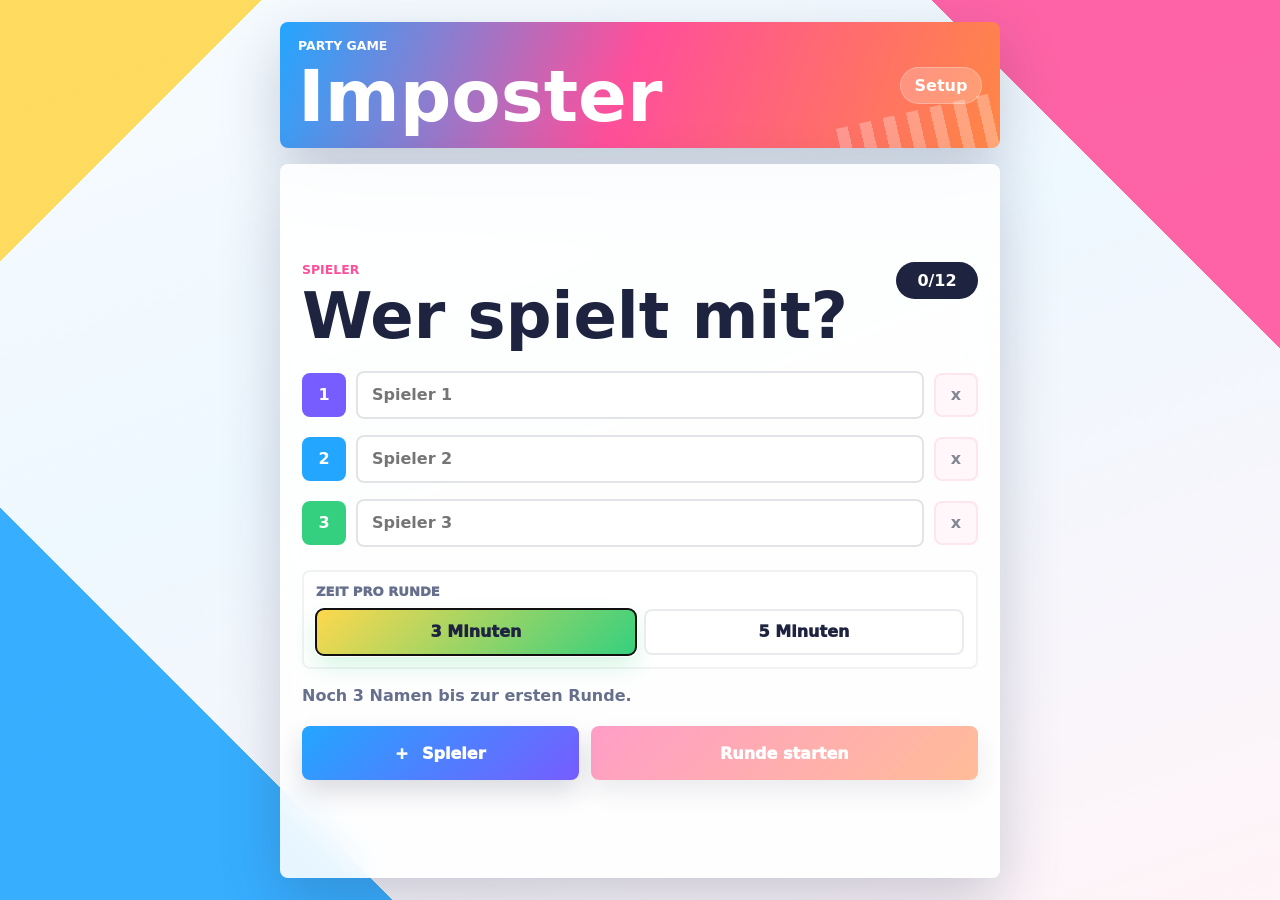
<file: imposter.html>
<!doctype html>
<html lang="de">
  <head>
    <meta charset="utf-8">
    <meta name="viewport" content="width=device-width, initial-scale=1">
    <title>Imposter</title>
    <link rel="stylesheet" href="style.css">
  </head>
  <body>
    <main class="app-shell">
      <header class="topbar">
        <div>
          <p class="eyebrow">Party Game</p>
          <h1>Imposter</h1>
        </div>
        <div class="round-pill" id="roundStatus">Setup</div>
      </header>

      <section class="stage" id="setupScreen" aria-label="Spiel vorbereiten">
        <div class="section-heading">
          <div>
            <p class="eyebrow">Spieler</p>
            <h2>Wer spielt mit?</h2>
          </div>
          <div class="player-count" id="playerCount">0/12</div>
        </div>

        <div class="player-list" id="playerList" aria-label="Spielernamen"></div>

        <div class="timer-choice" aria-label="Diskussionszeit">
          <p>Zeit pro Runde</p>
          <div class="segmented-control">
            <button class="segment" type="button" data-seconds="180" aria-pressed="true">3 Minuten</button>
            <button class="segment" type="button" data-seconds="300" aria-pressed="false">5 Minuten</button>
          </div>
        </div>

        <p class="helper" id="setupHint">Noch 3 Namen bis zur ersten Runde.</p>

        <div class="actions">
          <button class="secondary-button" type="button" id="addPlayerButton">
            <span>+</span> Spieler
          </button>
          <button class="primary-button" type="button" id="startRoundButton">Runde starten</button>
        </div>
      </section>

      <section class="stage hidden" id="handoffScreen" aria-label="Handy weitergeben">
        <div class="paint-burst" aria-hidden="true">
          <span></span>
          <span></span>
          <span></span>
          <span></span>
        </div>
        <p class="eyebrow" id="roleProgress">Spieler 1 von 3</p>
        <h2 id="currentPlayerName">Spieler</h2>
        <p class="lead">Nur diese Person darf jetzt auf den Bildschirm schauen.</p>
        <button class="primary-button wide" type="button" id="showRoleButton">Rolle anzeigen</button>
      </section>

      <section class="stage secret-stage hidden" id="revealScreen" aria-label="Geheime Rolle">
        <p class="eyebrow">Geheim fuer</p>
        <h2 id="secretOwner">Spieler</h2>
        <div class="secret-card" id="secretCard">
          <p class="secret-label" id="secretLabel">Geheimes Wort</p>
          <p class="secret-value" id="secretValue">Pizza</p>
        </div>
        <p class="lead">Merk dir deine Rolle und gib das Handy verdeckt weiter.</p>
        <button class="secondary-button wide" type="button" id="hideRoleButton">Verstanden</button>
      </section>

      <section class="stage hidden" id="discussionScreen" aria-label="Diskussion">
        <div class="section-heading">
          <div>
            <p class="eyebrow">Diskussion</p>
            <h2>Findet den Imposter</h2>
          </div>
        </div>

        <div class="timer-panel" id="timerPanel">
          <p id="timerLabel">Diskussionszeit</p>
          <div id="timerDisplay">3:00</div>
        </div>

        <div class="name-grid" id="discussionPlayers" aria-label="Spieler in der Runde"></div>

        <button class="primary-button wide" type="button" id="finishRoundButton">Aufloesen</button>
      </section>

      <section class="stage hidden" id="resultScreen" aria-label="Aufloesung">
        <p class="eyebrow">Der Imposter war</p>
        <div class="result-name" id="imposterName">Spieler</div>
        <p class="lead">Das geheime Wort war: <strong id="finalWord">Pizza</strong></p>
        <div class="actions">
          <button class="secondary-button" type="button" id="editPlayersButton">Spieler bearbeiten</button>
          <button class="primary-button" type="button" id="newRoundButton">Neue Runde</button>
        </div>
      </section>
    </main>

    <script src="script.js"></script>
  </body>
</html>
</file>
<file: style.css>
:root {
  color-scheme: light;
  --ink: #1e2440;
  --muted: #66708d;
  --panel: rgba(255, 255, 255, 0.88);
  --panel-strong: #ffffff;
  --blue: #23a6ff;
  --pink: #ff4f9a;
  --yellow: #ffd84d;
  --green: #35d07f;
  --violet: #775cff;
  --orange: #ff8745;
  --shadow: 0 22px 60px rgba(31, 41, 76, 0.22);
}

* {
  box-sizing: border-box;
}

html {
  min-height: 100%;
}

body {
  min-height: 100vh;
  margin: 0;
  font-family: Inter, ui-sans-serif, system-ui, -apple-system, BlinkMacSystemFont, "Segoe UI", sans-serif;
  color: var(--ink);
  background:
    linear-gradient(135deg, rgba(255, 216, 77, 0.9) 0 12%, transparent 12% 100%),
    linear-gradient(225deg, rgba(255, 79, 154, 0.88) 0 16%, transparent 16% 100%),
    linear-gradient(45deg, rgba(35, 166, 255, 0.9) 0 18%, transparent 18% 100%),
    linear-gradient(160deg, #f7fbff 0%, #eef8ff 42%, #fff4f8 100%);
  overflow-x: hidden;
}

button,
input {
  font: inherit;
}

button {
  border: 0;
  cursor: pointer;
}

button:disabled {
  cursor: not-allowed;
  opacity: 0.55;
}

.app-shell {
  width: min(720px, calc(100% - 28px));
  min-height: 100vh;
  margin: 0 auto;
  padding: 22px 0;
  display: grid;
  grid-template-rows: auto 1fr;
  gap: 16px;
}

.topbar {
  display: flex;
  align-items: center;
  justify-content: space-between;
  gap: 16px;
  min-height: 78px;
  padding: 16px 18px;
  color: #ffffff;
  background:
    linear-gradient(110deg, var(--blue), var(--pink) 48%, var(--orange));
  border-radius: 8px;
  box-shadow: var(--shadow);
  position: relative;
  overflow: hidden;
}

.topbar::after {
  content: "";
  position: absolute;
  inset: auto -20px -18px auto;
  width: 180px;
  height: 58px;
  background: repeating-linear-gradient(
    90deg,
    rgba(255, 255, 255, 0.28) 0 12px,
    rgba(255, 255, 255, 0) 12px 24px
  );
  transform: rotate(-13deg);
}

.topbar h1,
.stage h2 {
  margin: 0;
  line-height: 1;
  letter-spacing: 0;
}

.topbar h1 {
  font-size: clamp(2.1rem, 8vw, 4.5rem);
}

.eyebrow {
  margin: 0 0 7px;
  color: inherit;
  font-size: 0.78rem;
  font-weight: 900;
  letter-spacing: 0;
  text-transform: uppercase;
}

.round-pill,
.player-count {
  flex: 0 0 auto;
  min-width: 82px;
  padding: 9px 12px;
  border-radius: 999px;
  background: rgba(255, 255, 255, 0.22);
  color: #ffffff;
  text-align: center;
  font-weight: 900;
  box-shadow: inset 0 0 0 1px rgba(255, 255, 255, 0.26);
  position: relative;
  z-index: 1;
}

.stage {
  min-height: 520px;
  padding: 22px;
  border-radius: 8px;
  background: var(--panel);
  box-shadow: var(--shadow);
  backdrop-filter: blur(18px);
  display: flex;
  flex-direction: column;
  justify-content: center;
  gap: 20px;
  position: relative;
  overflow: hidden;
}

.stage.hidden {
  display: none;
}

.section-heading {
  display: flex;
  align-items: flex-start;
  justify-content: space-between;
  gap: 14px;
}

.section-heading .eyebrow,
.stage > .eyebrow {
  color: var(--pink);
}

.stage h2 {
  font-size: clamp(2rem, 7vw, 4rem);
}

.lead {
  margin: 0;
  color: var(--muted);
  font-size: clamp(1.03rem, 3.5vw, 1.35rem);
  line-height: 1.45;
}

.player-count {
  background: var(--ink);
  color: #ffffff;
  box-shadow: none;
}

.player-list {
  display: grid;
  gap: 10px;
}

.player-row {
  display: grid;
  grid-template-columns: 44px minmax(0, 1fr) 44px;
  align-items: center;
  gap: 10px;
  min-height: 54px;
}

.player-number,
.remove-player {
  width: 44px;
  height: 44px;
  border-radius: 8px;
  display: inline-grid;
  place-items: center;
  font-weight: 900;
}

.player-number {
  color: #ffffff;
  background: var(--violet);
}

.player-row:nth-child(2n) .player-number {
  background: var(--blue);
}

.player-row:nth-child(3n) .player-number {
  background: var(--green);
}

.player-row input {
  width: 100%;
  min-width: 0;
  height: 48px;
  border: 2px solid rgba(30, 36, 64, 0.12);
  border-radius: 8px;
  padding: 0 14px;
  background: var(--panel-strong);
  color: var(--ink);
  font-weight: 800;
  outline: 0;
}

.player-row input:focus {
  border-color: var(--blue);
  box-shadow: 0 0 0 4px rgba(35, 166, 255, 0.16);
}

.remove-player {
  color: var(--ink);
  background: #fff0f5;
  box-shadow: inset 0 0 0 2px rgba(255, 79, 154, 0.2);
}

.remove-player:hover {
  background: #ffe0eb;
}

.actions {
  display: grid;
  grid-template-columns: 1fr 1.4fr;
  gap: 12px;
}

.primary-button,
.secondary-button {
  min-height: 54px;
  border-radius: 8px;
  padding: 0 18px;
  color: #ffffff;
  font-weight: 950;
  box-shadow: 0 12px 26px rgba(30, 36, 64, 0.16);
  transition: transform 0.16s ease, box-shadow 0.16s ease;
}

.primary-button {
  background: linear-gradient(135deg, var(--pink), var(--orange));
}

.secondary-button {
  background: linear-gradient(135deg, var(--blue), var(--violet));
}

.secondary-button span {
  display: inline-block;
  margin-right: 8px;
}

.primary-button:not(:disabled):hover,
.secondary-button:not(:disabled):hover {
  transform: translateY(-1px);
  box-shadow: 0 16px 34px rgba(30, 36, 64, 0.2);
}

.wide {
  width: 100%;
}

.helper {
  margin: -4px 0 0;
  color: var(--muted);
  font-weight: 750;
  line-height: 1.35;
}

.timer-choice {
  display: grid;
  gap: 10px;
  padding: 14px;
  border-radius: 8px;
  background: rgba(255, 255, 255, 0.72);
  box-shadow: inset 0 0 0 2px rgba(30, 36, 64, 0.06);
}

.timer-choice p,
.timer-panel p {
  margin: 0;
  color: var(--muted);
  font-size: 0.82rem;
  font-weight: 950;
  text-transform: uppercase;
  letter-spacing: 0;
}

.segmented-control {
  display: grid;
  grid-template-columns: repeat(2, minmax(0, 1fr));
  gap: 8px;
}

.segment {
  min-height: 46px;
  border-radius: 8px;
  background: #ffffff;
  color: var(--ink);
  font-weight: 950;
  box-shadow: inset 0 0 0 2px rgba(30, 36, 64, 0.09);
}

.segment.active {
  background: linear-gradient(135deg, var(--yellow), var(--green));
  color: var(--ink);
  box-shadow: 0 10px 24px rgba(53, 208, 127, 0.22);
}

.timer-panel {
  display: grid;
  place-items: center;
  gap: 8px;
  min-height: 132px;
  padding: 18px;
  border-radius: 8px;
  background:
    linear-gradient(135deg, rgba(255, 216, 77, 0.96), rgba(53, 208, 127, 0.94));
  color: var(--ink);
  text-align: center;
  box-shadow: 0 16px 34px rgba(53, 208, 127, 0.18);
}

.timer-panel.time-up {
  background:
    linear-gradient(135deg, rgba(255, 79, 154, 0.96), rgba(255, 135, 69, 0.96));
  color: #ffffff;
  box-shadow: 0 16px 34px rgba(255, 79, 154, 0.2);
}

.timer-panel.time-up p {
  color: #ffffff;
}

#timerDisplay {
  font-size: clamp(3rem, 16vw, 6.4rem);
  line-height: 0.9;
  font-weight: 1000;
  letter-spacing: 0;
}

.paint-burst {
  position: absolute;
  inset: 18px 18px auto auto;
  width: 132px;
  height: 132px;
  pointer-events: none;
}

.paint-burst span {
  position: absolute;
  display: block;
  border-radius: 8px;
  transform: rotate(var(--r));
}

.paint-burst span:nth-child(1) {
  --r: -16deg;
  width: 106px;
  height: 28px;
  top: 18px;
  left: 9px;
  background: var(--yellow);
}

.paint-burst span:nth-child(2) {
  --r: 21deg;
  width: 84px;
  height: 24px;
  top: 54px;
  left: 28px;
  background: var(--pink);
}

.paint-burst span:nth-child(3) {
  --r: -34deg;
  width: 72px;
  height: 22px;
  top: 86px;
  left: 4px;
  background: var(--green);
}

.paint-burst span:nth-child(4) {
  --r: 38deg;
  width: 58px;
  height: 20px;
  top: 83px;
  right: 6px;
  background: var(--blue);
}

.secret-stage {
  background:
    linear-gradient(145deg, rgba(30, 36, 64, 0.94), rgba(86, 65, 179, 0.94)),
    var(--ink);
  color: #ffffff;
}

.secret-stage .eyebrow,
.secret-stage .lead {
  color: #ffffff;
}

.secret-card {
  min-height: 210px;
  display: grid;
  place-items: center;
  align-content: center;
  gap: 12px;
  padding: 22px;
  border-radius: 8px;
  background: #ffffff;
  color: var(--ink);
  box-shadow: 0 22px 46px rgba(0, 0, 0, 0.22);
  text-align: center;
}

.secret-card.imposter {
  background: linear-gradient(135deg, #11172e, #442050 48%, #7a1f4b);
  color: #ffffff;
  box-shadow: 0 22px 46px rgba(255, 79, 154, 0.22);
}

.secret-label {
  margin: 0;
  color: var(--muted);
  font-weight: 900;
  text-transform: uppercase;
  letter-spacing: 0;
}

.secret-card.imposter .secret-label {
  color: #ffd1e3;
}

.secret-value {
  margin: 0;
  max-width: 100%;
  overflow-wrap: anywhere;
  font-size: clamp(2.3rem, 12vw, 5.6rem);
  line-height: 0.95;
  font-weight: 1000;
  letter-spacing: 0;
}

.name-grid {
  display: grid;
  grid-template-columns: repeat(2, minmax(0, 1fr));
  gap: 10px;
}

.name-chip {
  min-height: 48px;
  display: grid;
  place-items: center;
  padding: 10px 12px;
  border-radius: 8px;
  color: #ffffff;
  background: var(--blue);
  font-weight: 950;
  overflow-wrap: anywhere;
  text-align: center;
}

.name-chip:nth-child(2n) {
  background: var(--pink);
}

.name-chip:nth-child(3n) {
  background: var(--green);
}

.name-chip:nth-child(4n) {
  background: var(--orange);
}

.result-name {
  width: 100%;
  padding: 22px;
  border-radius: 8px;
  color: #ffffff;
  background: linear-gradient(135deg, var(--violet), var(--pink));
  font-size: clamp(2rem, 10vw, 5rem);
  line-height: 1;
  font-weight: 1000;
  text-align: center;
  overflow-wrap: anywhere;
  box-shadow: 0 16px 36px rgba(119, 92, 255, 0.24);
}

@media (max-width: 560px) {
  .app-shell {
    width: min(100% - 18px, 720px);
    padding: 9px 0;
    gap: 9px;
  }

  .topbar {
    min-height: 70px;
    padding: 14px;
  }

  .round-pill {
    min-width: 72px;
    padding: 8px 10px;
    font-size: 0.88rem;
  }

  .stage {
    min-height: calc(100vh - 98px);
    padding: 18px;
  }

  .section-heading {
    align-items: center;
  }

  .player-row {
    grid-template-columns: 38px minmax(0, 1fr) 38px;
    gap: 8px;
  }

  .player-number,
  .remove-player {
    width: 38px;
    height: 42px;
  }

  .player-row input {
    height: 46px;
  }

  .actions {
    grid-template-columns: 1fr;
  }

  .paint-burst {
    opacity: 0.4;
    transform: scale(0.78);
    transform-origin: top right;
  }

  .name-grid {
    grid-template-columns: 1fr;
  }
}
</file>
